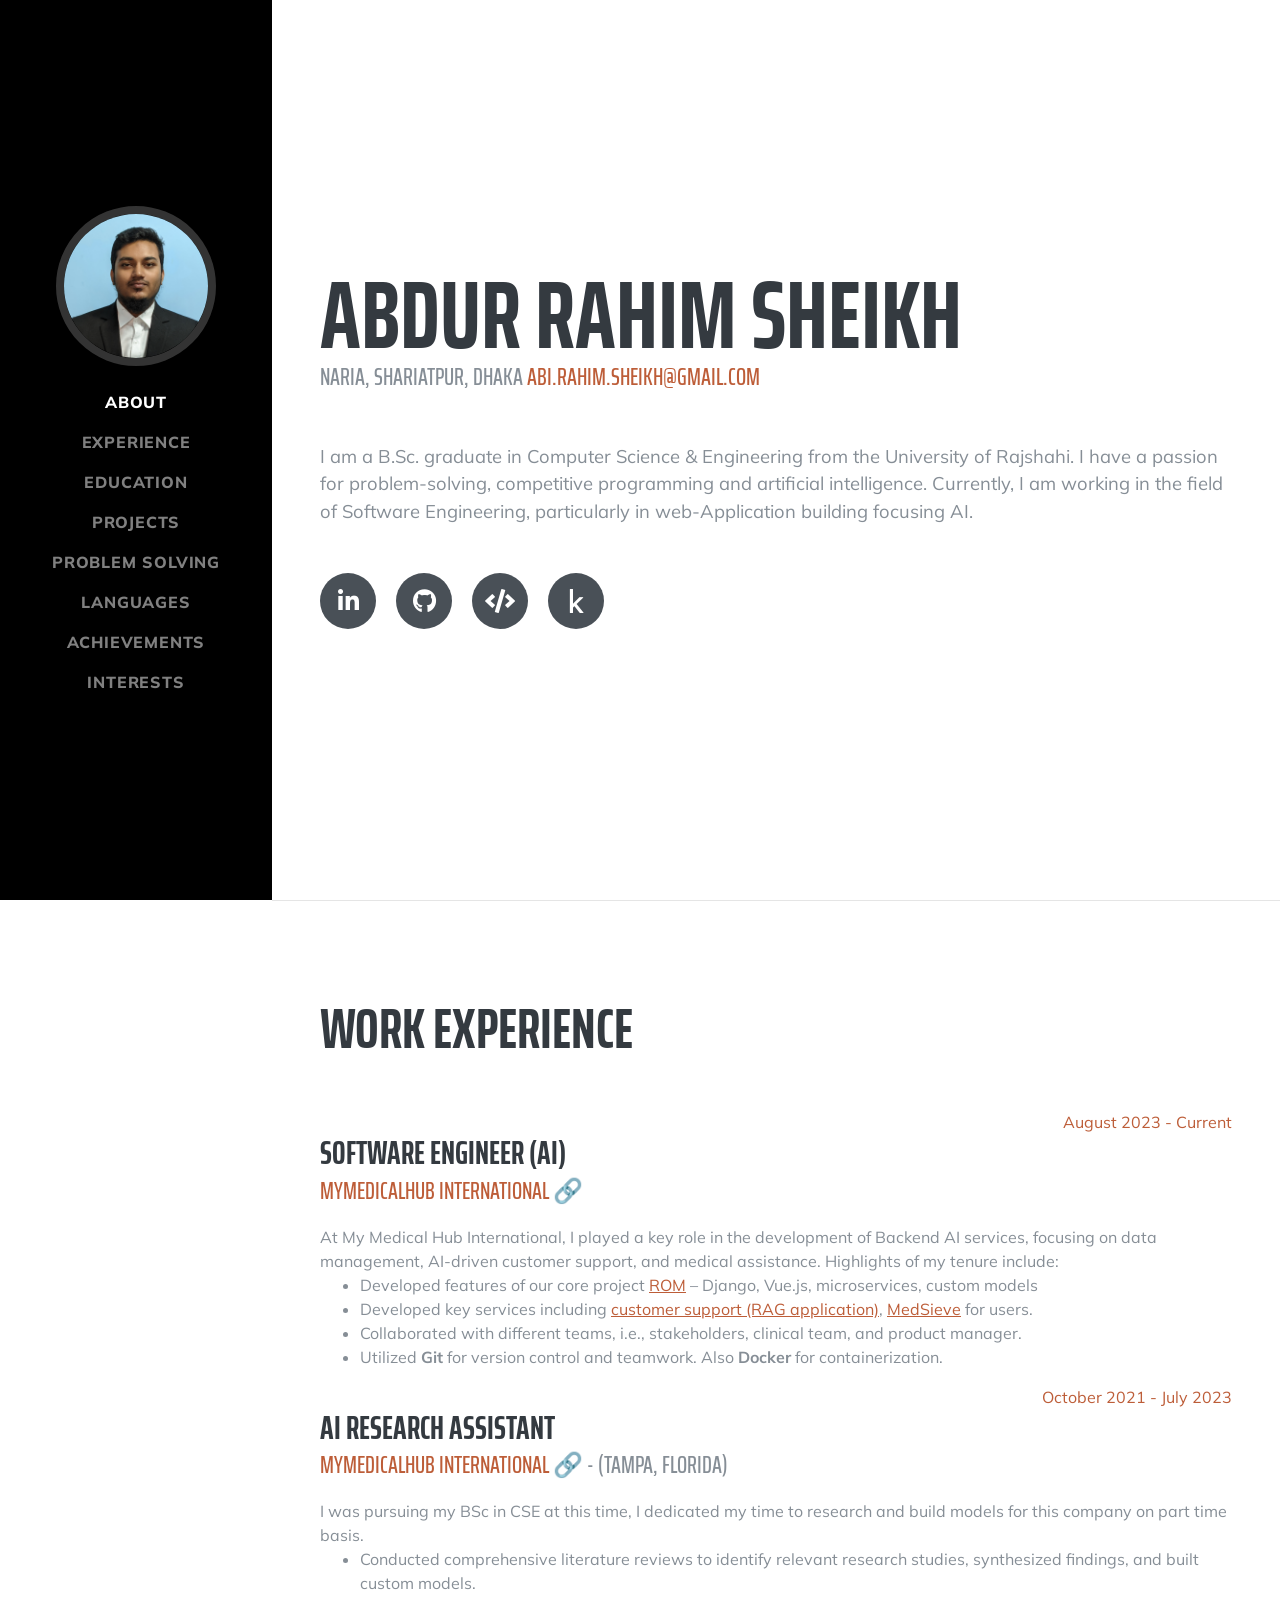
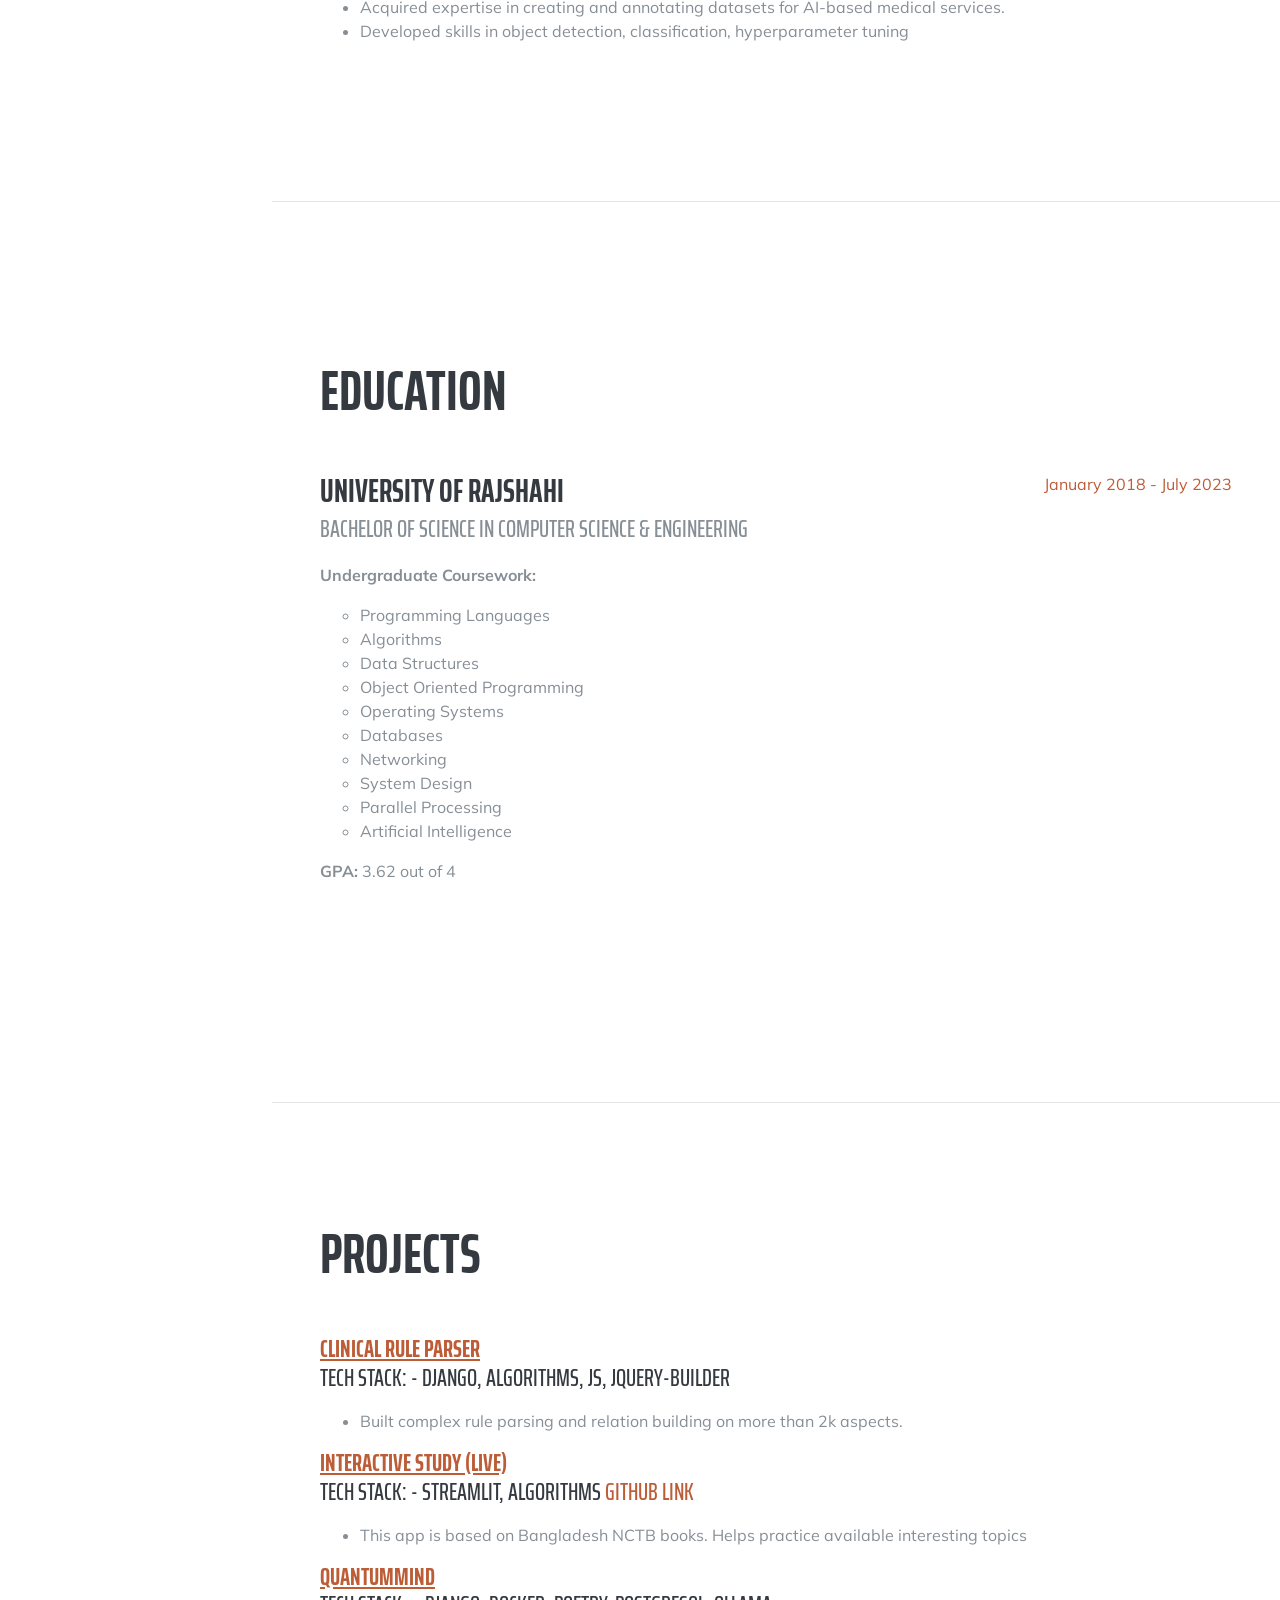
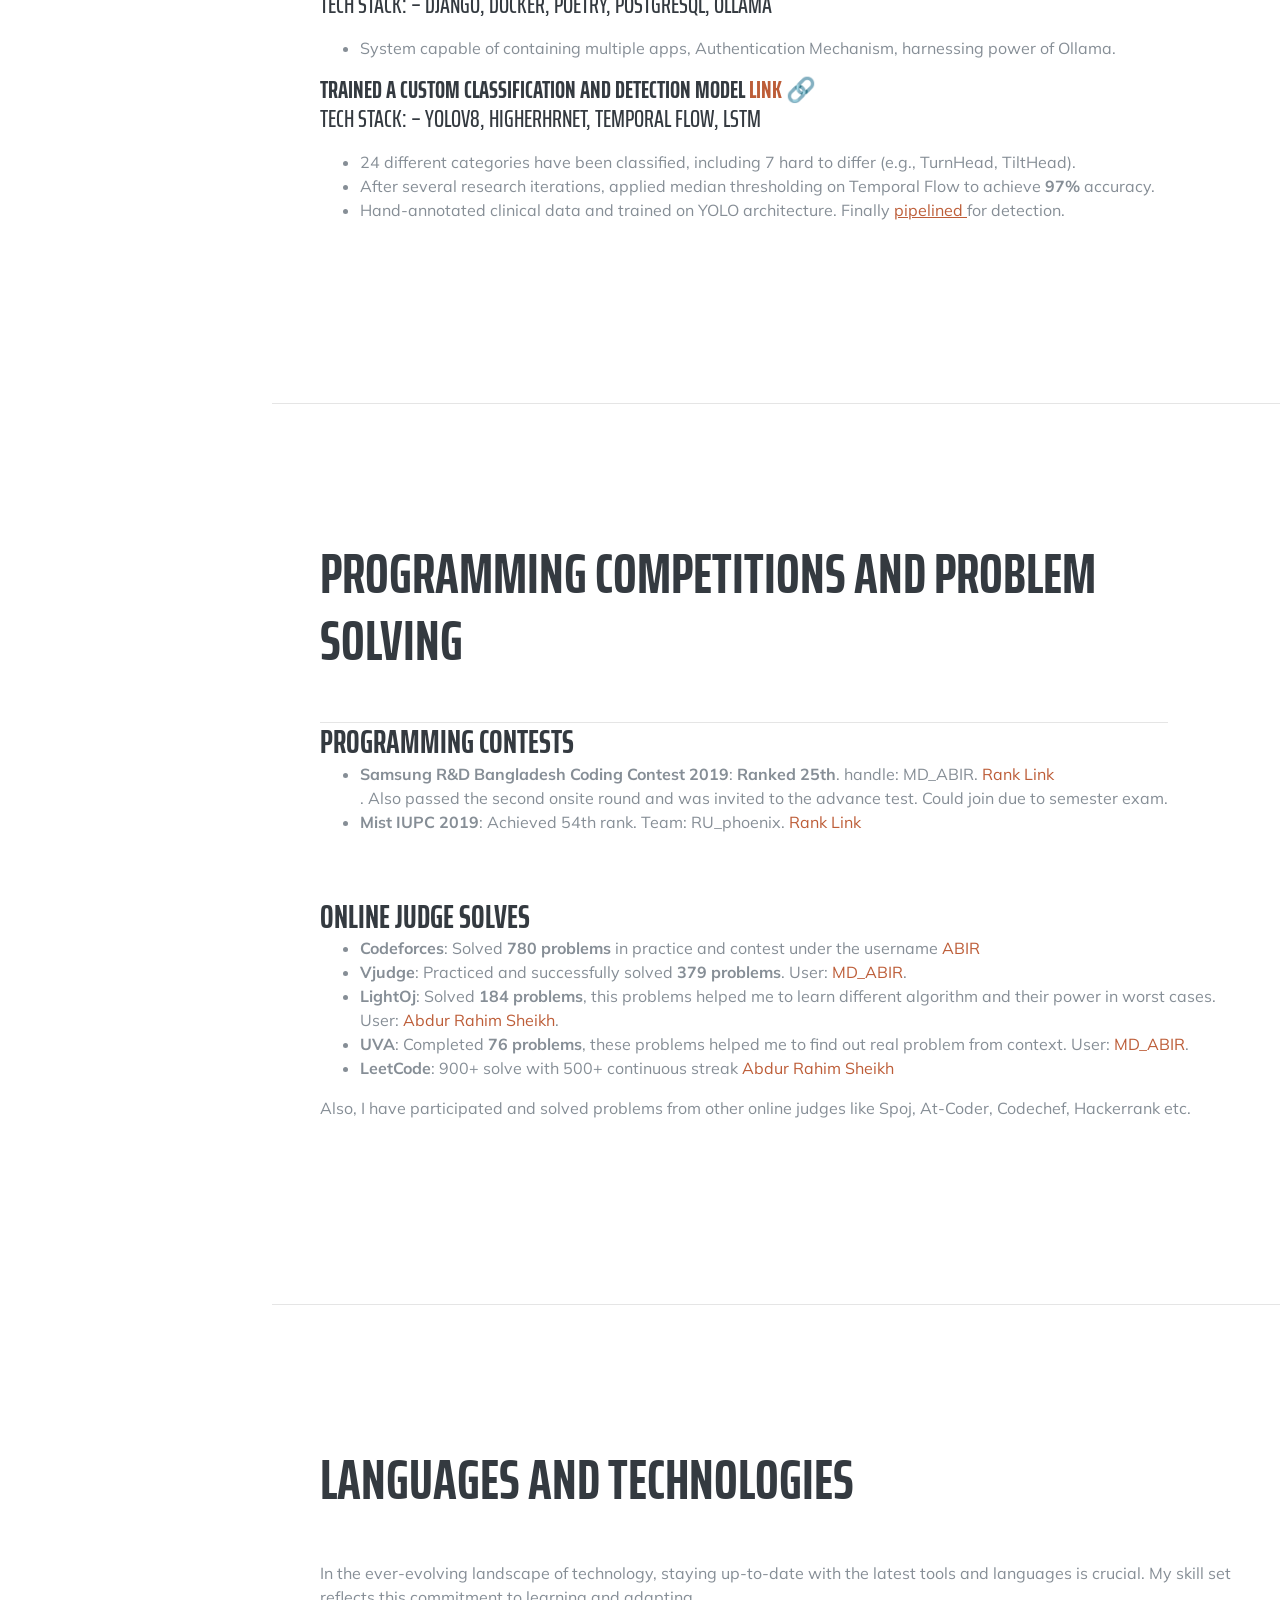
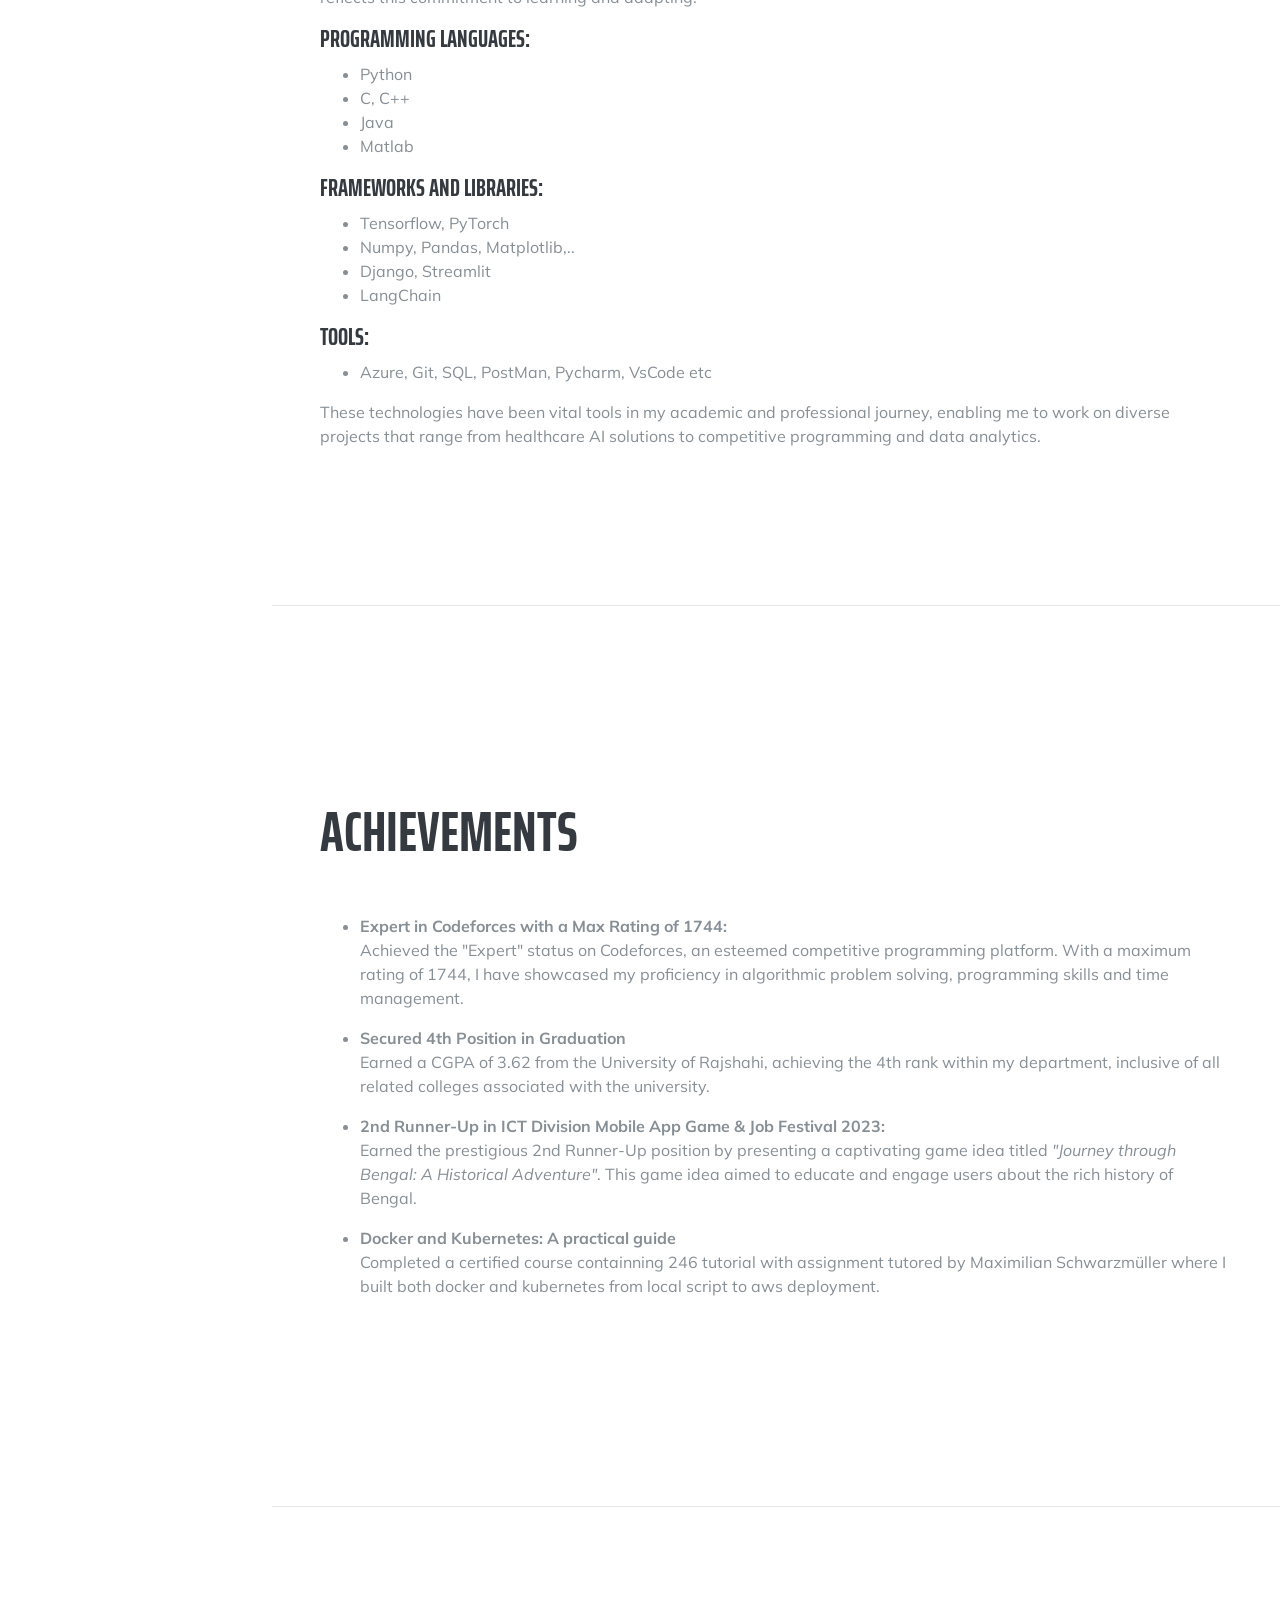
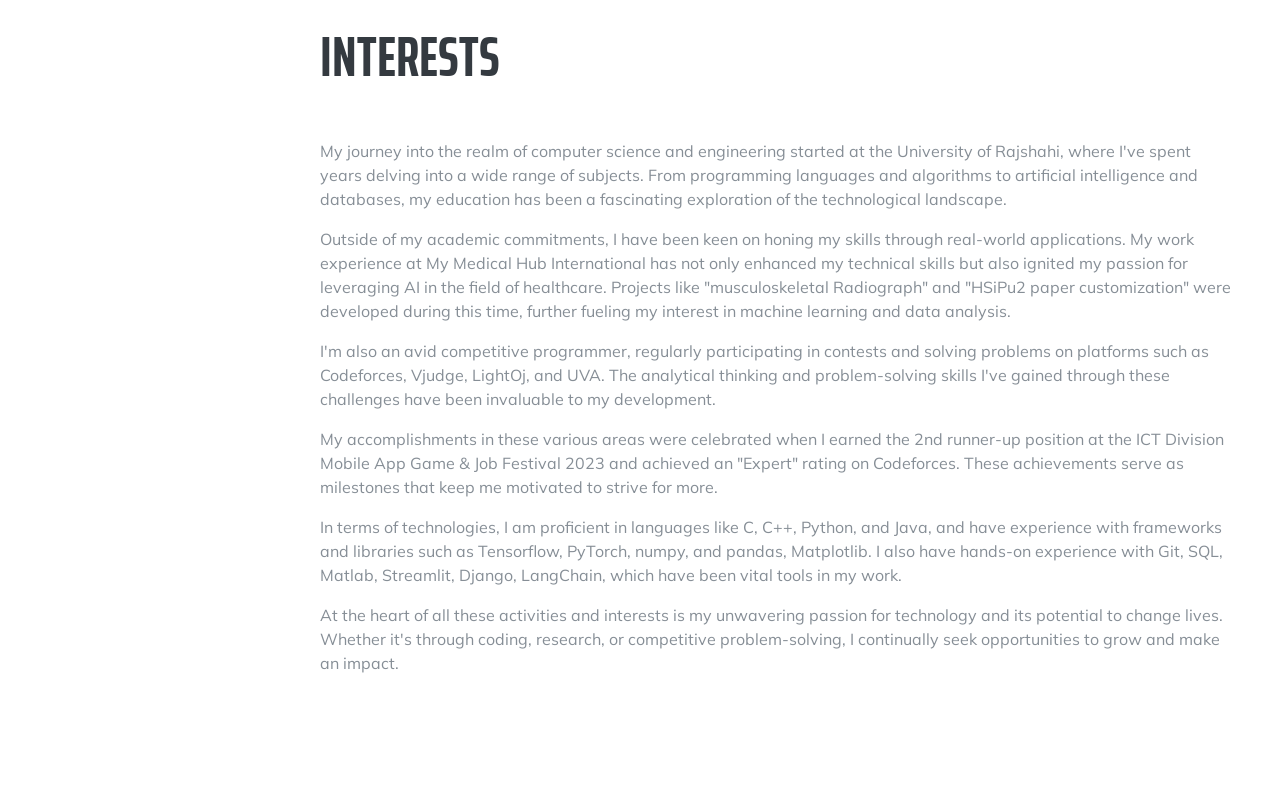
<file: index.html>
<!DOCTYPE html>
<html lang="en">

<head>
  <meta charset="utf-8">
  <meta name="viewport" content="width=device-width, initial-scale=1, shrink-to-fit=no">
  <meta name="description" content="">
  <meta name="author" content="">

  <title>My Portfolio</title>

  <!-- Bootstrap core CSS -->
  <link href="vendor/bootstrap/css/bootstrap.min.css" rel="stylesheet">

  <!-- Custom fonts for this template -->
  <link href="https://fonts.googleapis.com/css?family=Saira+Extra+Condensed:500,700" rel="stylesheet">
  <link href="https://fonts.googleapis.com/css?family=Muli:400,400i,800,800i" rel="stylesheet">
  <link href="vendor/fontawesome-free/css/all.min.css" rel="stylesheet">

  <!-- Custom styles for this template -->
  <link href="css/resume.min.css" rel="stylesheet">
</head>

<body id="page-top">

  <nav class="navbar navbar-expand-lg navbar-dark bg-primary fixed-top" id="sideNav">
    <a class="navbar-brand js-scroll-trigger" href="#page-top">
      <span class="d-block d-lg-none">Abdur Rahim</span>
      <span class="d-none d-lg-block">
        <img class="img-fluid img-profile rounded-circle mx-auto mb-2" src="img/new_profile.jpg" alt="">
      </span>
    </a>
    <button class="navbar-toggler" type="button" data-toggle="collapse" data-target="#navbarSupportedContent"
      aria-controls="navbarSupportedContent" aria-expanded="false" aria-label="Toggle navigation">
      <span class="navbar-toggler-icon"></span>
    </button>
    <div class="collapse navbar-collapse" id="navbarSupportedContent">
      <ul class="navbar-nav">
        <li class="nav-item">
          <a class="nav-link js-scroll-trigger" href="#about">About</a>
        </li>
        <li class="nav-item">
          <a class="nav-link js-scroll-trigger" href="#experience">Experience</a>
        </li>
        <li class="nav-item">
          <a class="nav-link js-scroll-trigger" href="#education">Education</a>
        </li>
        <li class="nav-item">
          <a class="nav-link js-scroll-trigger" href="#projects">Projects</a>
        </li>
        <li class="nav-item">
          <a class="nav-link js-scroll-trigger" href="#coding-competitions">Problem Solving</a>
        </li>

        <li class="nav-item">
          <a class="nav-link js-scroll-trigger" href="#languages-and-technologies">Languages</a>
        </li>
        <li class="nav-item">
          <a class="nav-link js-scroll-trigger" href="#achievements">Achievements</a>
        </li>
        <li class="nav-item">
          <a class="nav-link js-scroll-trigger" href="#interests">Interests</a>
        </li>


      </ul>
    </div>
  </nav>

  <div class="container-fluid p-0">

    <section class="resume-section p-3 p-lg-5 d-flex align-items-center" id="about">
      <div class="w-100">
        <h1 class="mb-0">Abdur Rahim Sheikh</h1>
        <div class="subheading mb-5">Naria, Shariatpur, Dhaka
          <a href="mailto:abi.rahim.sheikh@gmail.com">abi.rahim.sheikh@gmail.com</a>
        </div>
        <p class="lead mb-5">I am a B.Sc. graduate in Computer Science & Engineering
          from the University of Rajshahi. I have a passion for problem-solving,
          competitive programming and artificial intelligence. Currently, I am working in
          the field of Software Engineering, particularly in web-Application building
          focusing AI.</p>
        <div class="social-icons">
          <a href="https://www.linkedin.com/in/abdur-rahim-sheikh-168398172/" target="_blank">
            <i class="fab fa-linkedin-in"></i>
          </a>
          <a href="https://github.com/Abdur-Rahim-sheikh" target="_blank">
            <i class="fab fa-github"></i>
          </a>
          <a href="https://codeforces.com/profile/ABIR" target="_blank">
            <i class="fas fa-code"></i>
          </a>
          <a href="https://www.kaggle.com/abdurrahimsheikh" target="_blank">
            <i class="fab fa-kaggle"></i>
          </a>
        </div>
      </div>
    </section>


    <hr class="m-0">
    <section class="resume-section p-3 p-lg-5 d-flex align-items-center" id="experience">
      <div class="w-100">
        <h2 class="mb-5">Work Experience</h2>
        <div class="resume-item d-flex flex-column flex-column justify-content-between mb-5">
          <div class="resume-date text-md-right">
            <span class="text-primary">August 2023 - Current</span>
          </div>
          <div class="resume-content">
            <h3 class="mb-0">Software Engineer (AI)</h3>
            <div class="subheading mb-3"><a href="https://www.mymedicalhub.com" target="_blank">MyMedicalHub
                International 🔗</a></div>
            At My Medical Hub International, I played a key role in the development of Backend AI services, focusing
            on data management, AI-driven customer support, and medical assistance. Highlights of my tenure include:

            <ul>
              <li>
                Developed features of our core project
                <a href="https://drive.google.com/file/d/17l6TiPzWvXK7dT3e18AecrzWP-s1W0pQ/view?usp=drive_link"
                  target="_blank" style="text-decoration: underline;">ROM</a>
                – Django, Vue.js, microservices, custom models
              </li>
              <li>
                Developed key services including
                <a href="https://drive.google.com/file/d/1ZYI2-zGELdBlrbatHmJtDSR9MjzyK3o9/view?usp=drive_link"
                  target="_blank" style="text-decoration: underline;">customer support (RAG application)</a>,
                <a href="https://drive.google.com/file/d/107rgLk75iGx2JBPy2MqahzcEL4Tx87iC/view?usp=drive_link"
                  target="_blank" style="text-decoration: underline;">MedSieve</a>
                for users.
              </li>
              <li>Collaborated with different teams, i.e., stakeholders, clinical team, and product manager.</li>
              <li>Utilized <strong>Git</strong> for version control and teamwork. Also <strong>Docker</strong> for
                containerization.</li>
            </ul>
          </div>
          <div class="resume-date text-md-right">
            <span class="text-primary">October 2021 - July 2023</span>
          </div>
          <div class="resume-content">
            <h3 class="mb-0">AI Research Assistant</h3>
            <div class="subheading mb-3"><a href="https://www.mymedicalhub.com" target="_blank">MyMedicalHub
                International 🔗</a> - (Tampa, Florida)</div>
            I was pursuing my BSc in CSE at this time, I dedicated my time to research and build models for this
            company on part time basis.
            <ul>
              <li>
                Conducted comprehensive literature reviews to identify relevant research studies, synthesized findings,
                and built custom models.
              </li>
              <li>Acquired expertise in creating and annotating datasets for AI-based medical services.
              </li>
              <li>Developed skills in object detection, classification, hyperparameter tuning
              </li>
            </ul>
          </div>

        </div>
      </div>
    </section>
    <hr class="m-0">
    <section class="resume-section p-3 p-lg-5 d-flex align-items-center" id="education">
      <div class="w-100">
        <h2 class="mb-5">Education</h2>
        <div class="resume-item d-flex flex-column flex-md-row justify-content-between mb-5">
          <div class="resume-content">
            <h3 class="mb-0">University of Rajshahi</h3>
            <div class="subheading mb-3">Bachelor of Science in Computer Science & Engineering</div>
            <div>
              <p><b>Undergraduate Coursework:</b>
              <ul style="list-style-type: circle;">
                <li>Programming Languages</li>
                <li>Algorithms</li>
                <li>Data Structures</li>
                <li>Object Oriented Programming</li>
                <li>Operating Systems</li>
                <li>Databases</li>
                <li>Networking</li>
                <li>System Design</li>
                <li>Parallel Processing</li>
                <li>Artificial Intelligence</li>
              </ul>
            </div>
            <p><b>GPA:</b> 3.62 out of 4</p>
          </div>
          <div class="resume-date text-md-right">
            <span class="text-primary">January 2018 - July 2023</span>
          </div>
        </div>
      </div>
    </section>
    <hr class="m-0">

    <section class="resume-section p-3 p-lg-5 d-flex align-items-center" id="projects">
      <div class="w-100">
        <h2 class="mb-5">Projects</h2>



        <div class="resume-item d-flex flex-column justify-content-between mb-5" id="emma-chat-gpt">
          <div class="resume-content">
            <h4 class="mb-0"><a
                href="https://drive.google.com/file/d/1NVpRVFDYEKNxdvOk7TC-lLZ0ozk9eApa/view?usp=sharing"
                target="_blank" style="text-decoration: underline;">
                Clinical Rule Parser
              </a>
              <div class="subheading mb-3">Tech Stack: - Django, Algorithms, JS, JQuery-Builder</div>
            </h4>

            <ul>
              <li>Built complex rule parsing and relation building on more than 2k aspects.</li>
            </ul>
          </div>
          <div class="resume-content">
            <h4 class="mb-0"><a href="https://abir-interactive-study.streamlit.app/?embed_options=light_theme"
                target="_blank" style="text-decoration: underline;">
                Interactive Study (live)
              </a>


              <div class="subheading mb-3">Tech Stack: - Streamlit, Algorithms

                <a href="https://github.com/Abdur-Rahim-sheikh/study_is_interactive" target="_blank">
                  GitHub Link
                </a>
              </div>
            </h4>

            <ul>
              <li>This app is based on Bangladesh NCTB books. Helps practice available interesting topics</li>
            </ul>
          </div>
          <div class="resume-content">
            <h4 class="mb-0"> <a href="https://github.com/Abdur-Rahim-sheikh/QuantumMind" target="_blank"
                style="text-decoration: underline;">QuantumMind
              </a>
              <div class="subheading mb-3">Tech Stack: – Django, Docker, Poetry, PostgreSQL, Ollama</div>
            </h4>

            <ul>
              <li>System capable of containing multiple apps, Authentication Mechanism, harnessing power of Ollama.</li>
            </ul>
          </div>
          <div class="resume-content">
            <h4 class="mb-0">
              Trained a custom classification and detection model <a
                href="https://drive.google.com/file/d/1U8CHAvnygbrPQ7cZryUtD8_D0ESQLDSp/view?usp=drive_link"
                target="_blank"> Link 🔗
              </a>
              <div class="subheading mb-3">Tech Stack: – YOLOv8, HigherHRNet, Temporal Flow, LSTM</div>
            </h4>

            <ul>
              <li>24 different categories have been classified, including 7 hard to differ (e.g., TurnHead, TiltHead).
              </li>
              <li>After several research iterations, applied median thresholding on Temporal Flow to achieve
                <strong>97%</strong> accuracy.
              </li>
              <li>Hand-annotated clinical data and trained on YOLO architecture. Finally
                <a href="https://drive.google.com/file/d/1cZ6XTcyduNGoAQDNdtMkYAqWfbzF-SH1/view?usp=drive_link"
                  target="_blank" style="text-decoration: underline;">
                  pipelined
                </a>
                for detection.
              </li>
            </ul>
          </div>
        </div>



      </div>
    </section>
    <hr class="m-0">
    <section class="resume-section p-3 p-lg-5 d-flex align-items-center" id="coding-competitions">
      <div class="w-100">
        <h2 class="mb-5">Programming Competitions and Problem Solving</h2>

        <!-- Programming Contests -->
        <div class="resume-item d-flex flex-column flex-md-row justify-content-between mb-5">
          <div class="resume-content">
            <h3 class="mb-0">
              <hr class="m-0">Programming Contests
            </h3>
            <ul>
              <li><strong>Samsung R&D Bangladesh Coding Contest 2019</strong>: <strong>Ranked 25th</strong>. handle:
                MD_ABIR. <a href="https://www.hackerrank.com/contests/srbd190719/leaderboard/3" target="_blank">Rank
                  Link</a></li>. Also passed the second onsite round and was invited to the advance test. Could join due
              to semester exam.
              <li><strong>Mist IUPC 2019</strong>: Achieved 54th rank. Team: RU_phoenix. <a
                  href="https://algo.codemarshal.org/contests/mist-iupc-19/standings" target="_blank">Rank Link</a></li>
            </ul>
          </div>
        </div>

        <!-- Online Judge Solves -->
        <div class="resume-item d-flex flex-column flex-md-row justify-content-between mb-5">
          <div class="resume-content">
            <h3 class="mb-0">Online Judge Solves</h3>
            <ul>
              <li><strong>Codeforces</strong>: Solved <b>780 problems</b> in practice and contest under the username <a
                  href="https://codeforces.com/profile/ABIR" target="_blank">ABIR</a></li>
              <li><strong>Vjudge</strong>: Practiced and successfully solved <b>379 problems</b>. User: <a
                  href="https://vjudge.net/user/MD_ABIR" target="_blank">MD_ABIR</a>.</li>
              <li><strong>LightOj</strong>: Solved <b>184 problems</b>, this problems helped me to learn different
                algorithm and their power in worst cases. User: <a href="https://lightoj.com/user/abi.rahim.sheikh"
                  target="_blank">Abdur Rahim Sheikh</a>.</li>
              <li><strong>UVA</strong>: Completed <b>76 problems</b>, these problems helped me to find out real problem
                from context. User: <a href="https://onlinejudge.org/index.php?option=com_onlinejudge&Itemid=15"
                  target="_blank">MD_ABIR</a>.</li>
              <li> <strong>LeetCode</strong>: 900+ solve with 500+ continuous streak <a
                  href="https://leetcode.com/u/Abdur-Rahim-Sheikh/" target="_blank">Abdur Rahim Sheikh </a></li>
            </ul>
            Also, I have participated and solved problems from other online judges like Spoj, At-Coder, Codechef,
            Hackerrank etc.

          </div>
        </div>
      </div>
    </section>
    <hr class="m-0">

    <section class="resume-section p-3 p-lg-5 d-flex align-items-center" id="languages-and-technologies">
      <div class="w-100">
        <h2 class="mb-5">Languages and Technologies</h2>

        <p>
          In the ever-evolving landscape of technology, staying up-to-date with the latest tools and languages is
          crucial. My skill set reflects this commitment to learning and adapting.
        </p>

        <h4 class="mb-2">Programming Languages:</h4>
        <ul>
          <li>Python</li>
          <li>C, C++</li>
          <li>Java</li>
          <li>Matlab</li>
        </ul>

        <h4 class="mb-2">Frameworks and Libraries:</h4>
        <ul>
          <li>Tensorflow, PyTorch</li>
          <li>Numpy, Pandas, Matplotlib,..</li>
          <li>Django, Streamlit</li>
          <li>LangChain</li>
        </ul>

        <h4 class="mb-2">Tools:</h4>
        <ul>
          <li>Azure, Git, SQL, PostMan, Pycharm, VsCode etc </li>
        </ul>

        <p>
          These technologies have been vital tools in my academic and professional journey, enabling me to work on
          diverse projects that range from healthcare AI solutions to competitive programming and data analytics.
        </p>
      </div>
    </section>
    <hr class="m-0">

    <section class="resume-section p-3 p-lg-5 d-flex align-items-center" id="achievements">
      <div class="w-100">
        <h2 class="mb-5">Achievements</h2>

        <ul>
          <li>
            <strong>Expert in Codeforces with a Max Rating of 1744:</strong>
            <p>
              Achieved the "Expert" status on Codeforces, an esteemed competitive programming
              platform. With a maximum rating of 1744, I have showcased my proficiency in algorithmic
              problem solving, programming skills and time management.
            </p>
          </li>
          <li>
            <strong>Secured 4th Position in Graduation</strong>
            <p>
              Earned a CGPA of 3.62 from the University of Rajshahi, achieving the 4th rank within my department,
              inclusive of all related colleges associated with the university.
            </p>
          </li>

          <li>
            <strong>2nd Runner-Up in ICT Division Mobile App Game & Job Festival 2023:</strong>
            <p>
              Earned the prestigious 2nd Runner-Up position by presenting a captivating game idea
              titled <em>"Journey through Bengal: A Historical Adventure"</em>. This game idea
              aimed to educate and engage users about the rich history of Bengal.
            </p>
          </li>
          <li>
            <strong>Docker and Kubernetes: A practical guide</strong>
            <p>Completed a certified course containning 246 tutorial with assignment tutored by Maximilian Schwarzmüller
              where I built both docker and kubernetes from local script to aws deployment.
            </p>
          </li>
        </ul>

      </div>
    </section>

    <hr class="m-0">

    <section class="resume-section p-3 p-lg-5 d-flex align-items-center" id="interests">
      <div class="w-100">
        <h2 class="mb-5">Interests</h2>

        <p>
          My journey into the realm of computer science and engineering started at the University of Rajshahi, where
          I've spent years delving into a wide range of subjects. From programming languages and algorithms to
          artificial intelligence and databases, my education has been a fascinating exploration of the technological
          landscape.
        </p>

        <p>
          Outside of my academic commitments, I have been keen on honing my skills through real-world applications. My
          work experience at My Medical Hub International has not only enhanced my technical skills but also ignited my
          passion for leveraging AI in the field of healthcare. Projects like "musculoskeletal Radiograph" and "HSiPu2
          paper customization" were developed during this time, further fueling my interest in machine learning and data
          analysis.
        </p>

        <p>
          I'm also an avid competitive programmer, regularly participating in contests and solving problems on platforms
          such as Codeforces, Vjudge, LightOj, and UVA. The analytical thinking and problem-solving skills I've gained
          through these challenges have been invaluable to my development.
        </p>

        <p>
          My accomplishments in these various areas were celebrated when I earned the 2nd runner-up position at the ICT
          Division Mobile App Game & Job Festival 2023 and achieved an "Expert" rating on Codeforces. These achievements
          serve as milestones that keep me motivated to strive for more.
        </p>

        <p>
          In terms of technologies, I am proficient in languages like C, C++, Python, and Java, and have experience with
          frameworks and libraries such as Tensorflow, PyTorch, numpy, and pandas, Matplotlib. I also have hands-on
          experience with Git, SQL, Matlab, Streamlit, Django, LangChain, which have been vital tools in my work.
        </p>

        <p>
          At the heart of all these activities and interests is my unwavering passion for technology and its potential
          to change lives. Whether it's through coding, research, or competitive problem-solving, I continually seek
          opportunities to grow and make an impact.
        </p>
      </div>
    </section>





    <!-- Additional sections like Projects, Skills, Interests, and Awards can be added here -->

  </div>

  <!-- Bootstrap core JavaScript -->
  <script src="vendor/jquery/jquery.min.js"></script>
  <script src="vendor/bootstrap/js/bootstrap.bundle.min.js"></script>

  <!-- Plugin JavaScript -->
  <script src="vendor/jquery-easing/jquery.easing.min.js"></script>

  <!-- Custom scripts for this template -->
  <script src="js/resume.min.js"></script>

</body>

</html>
</file>
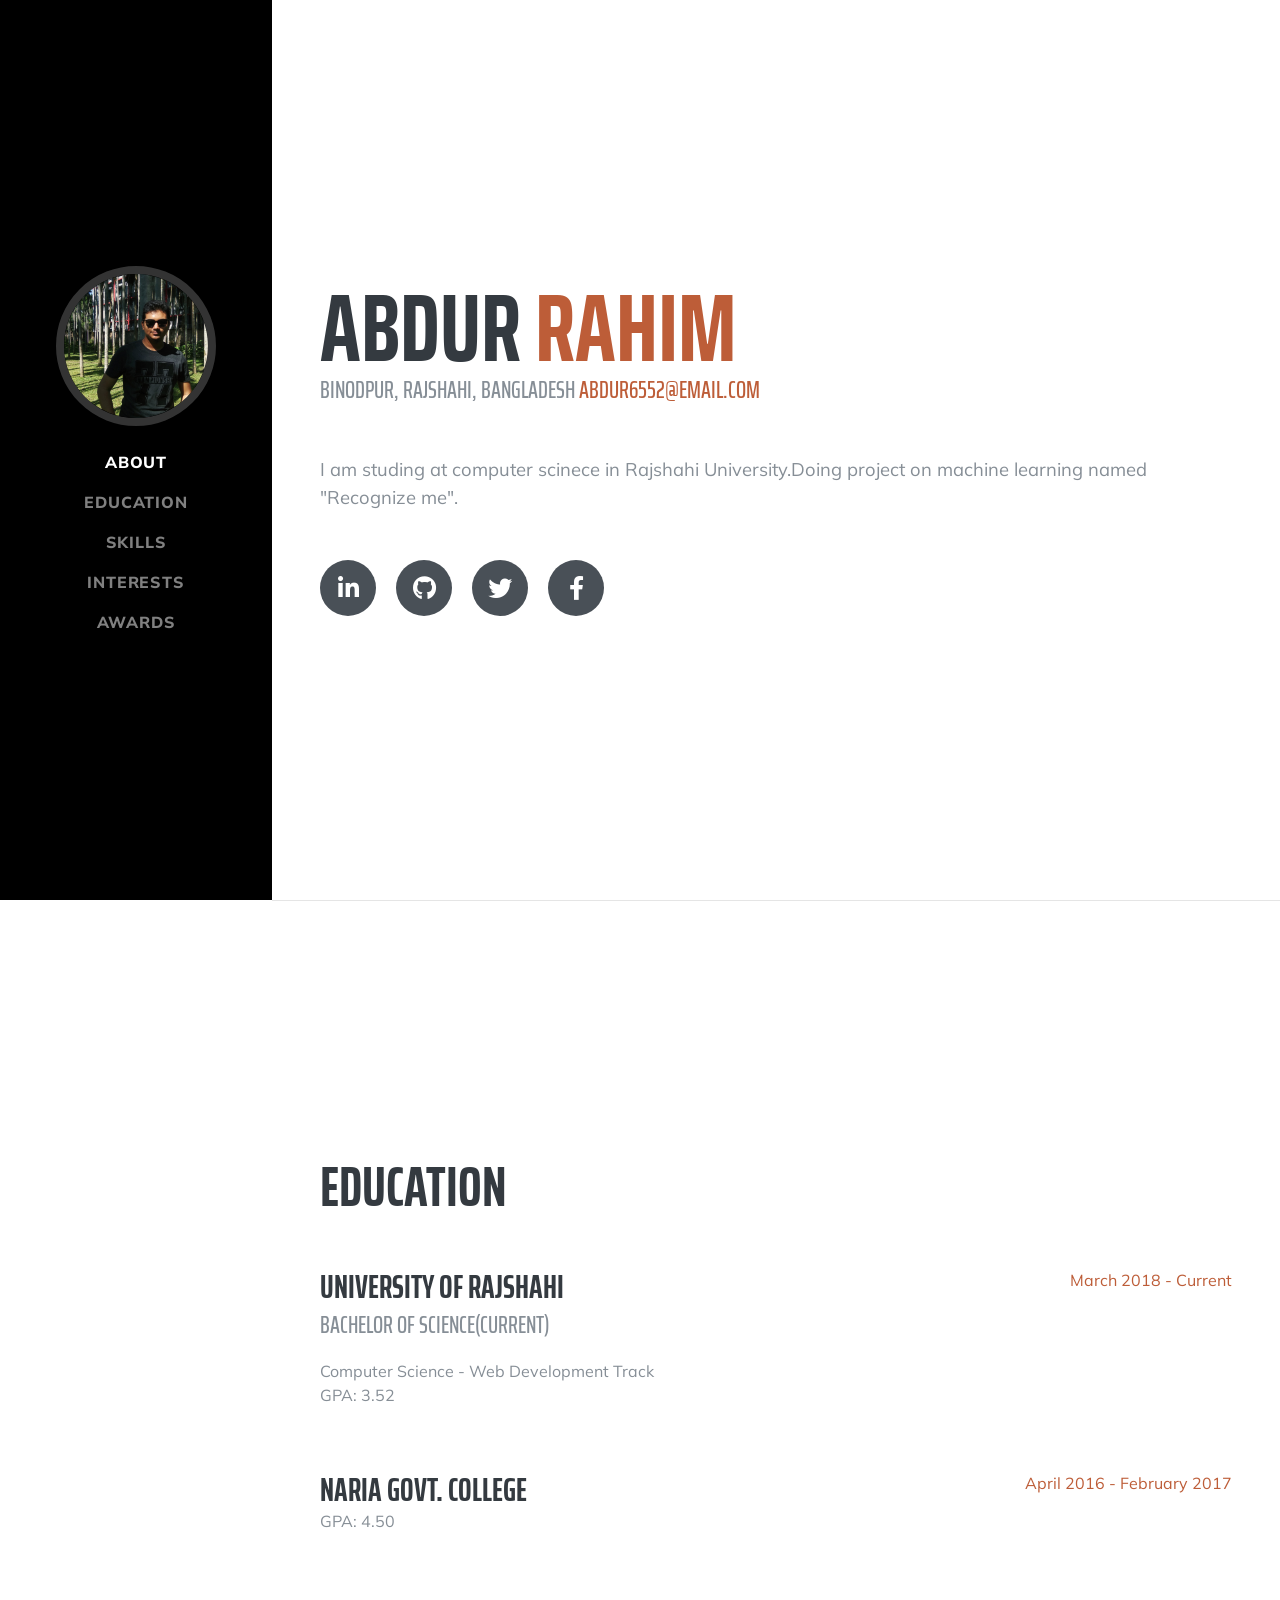
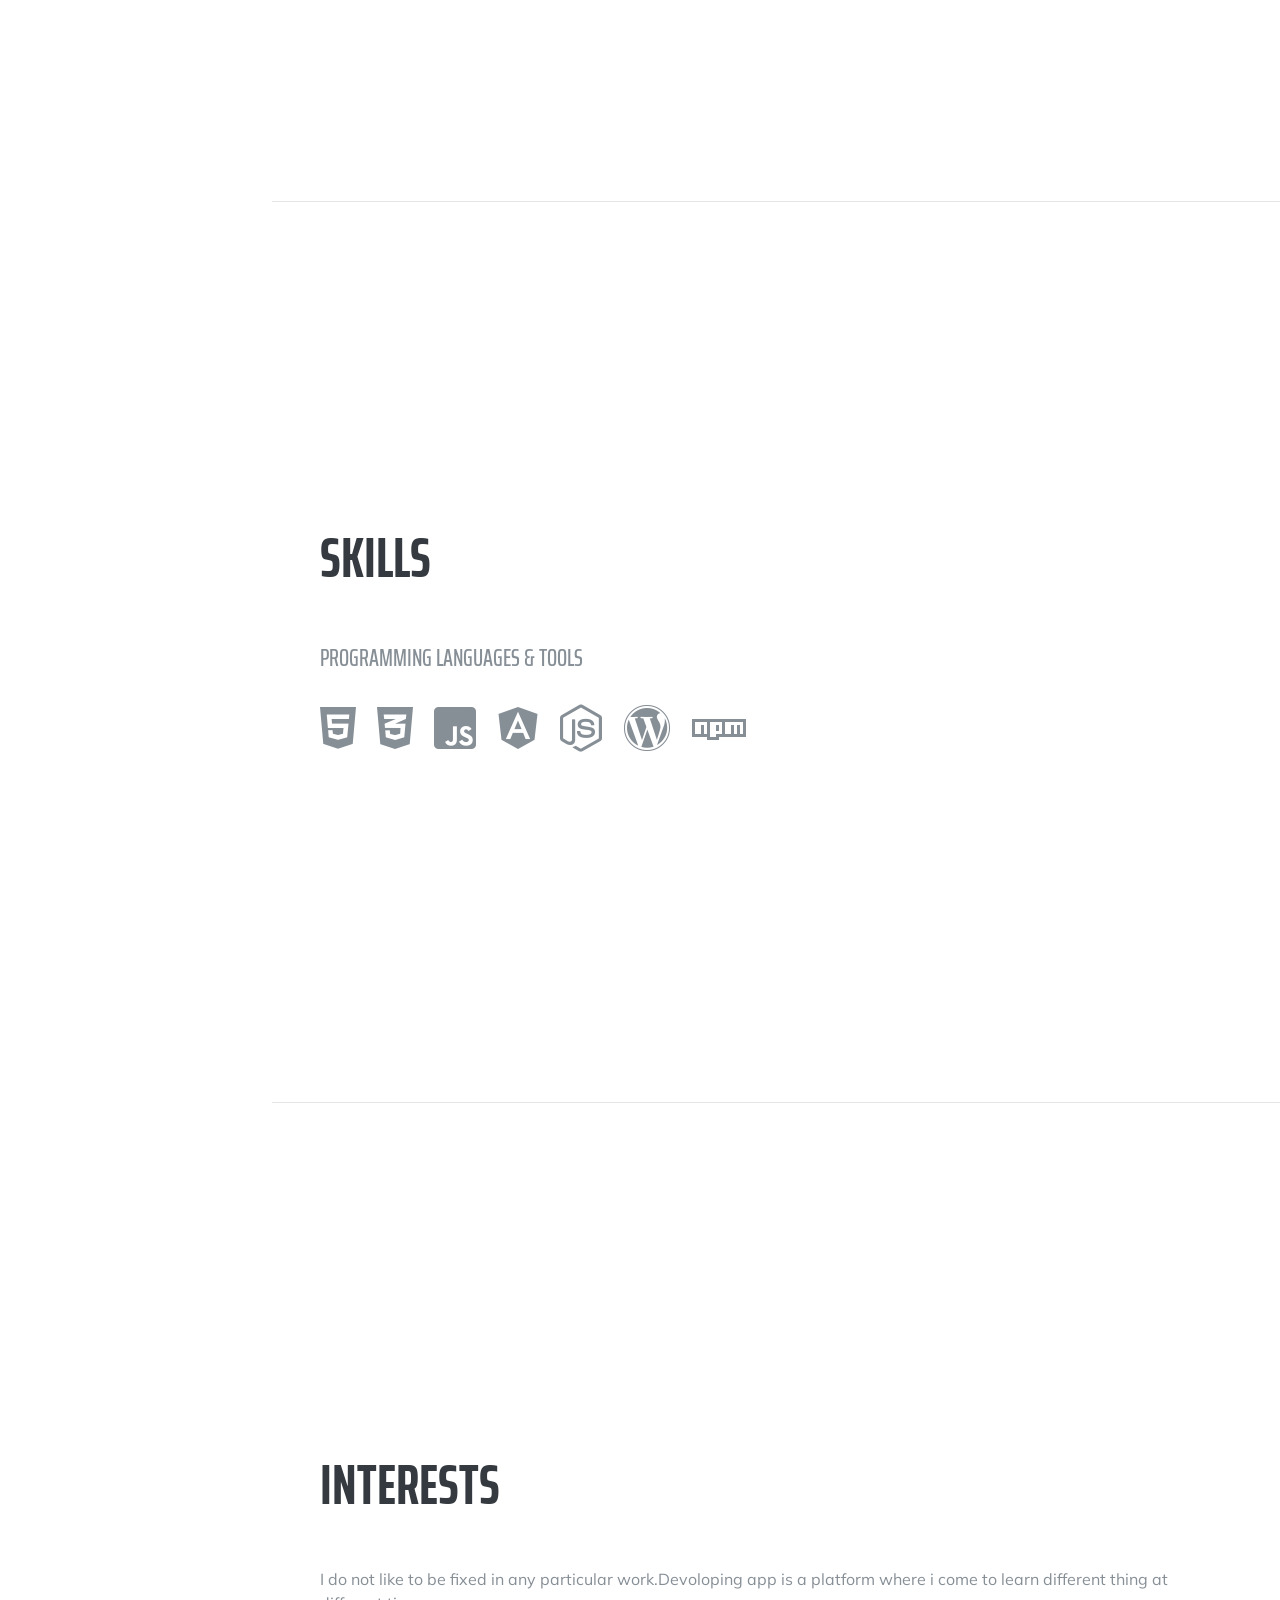
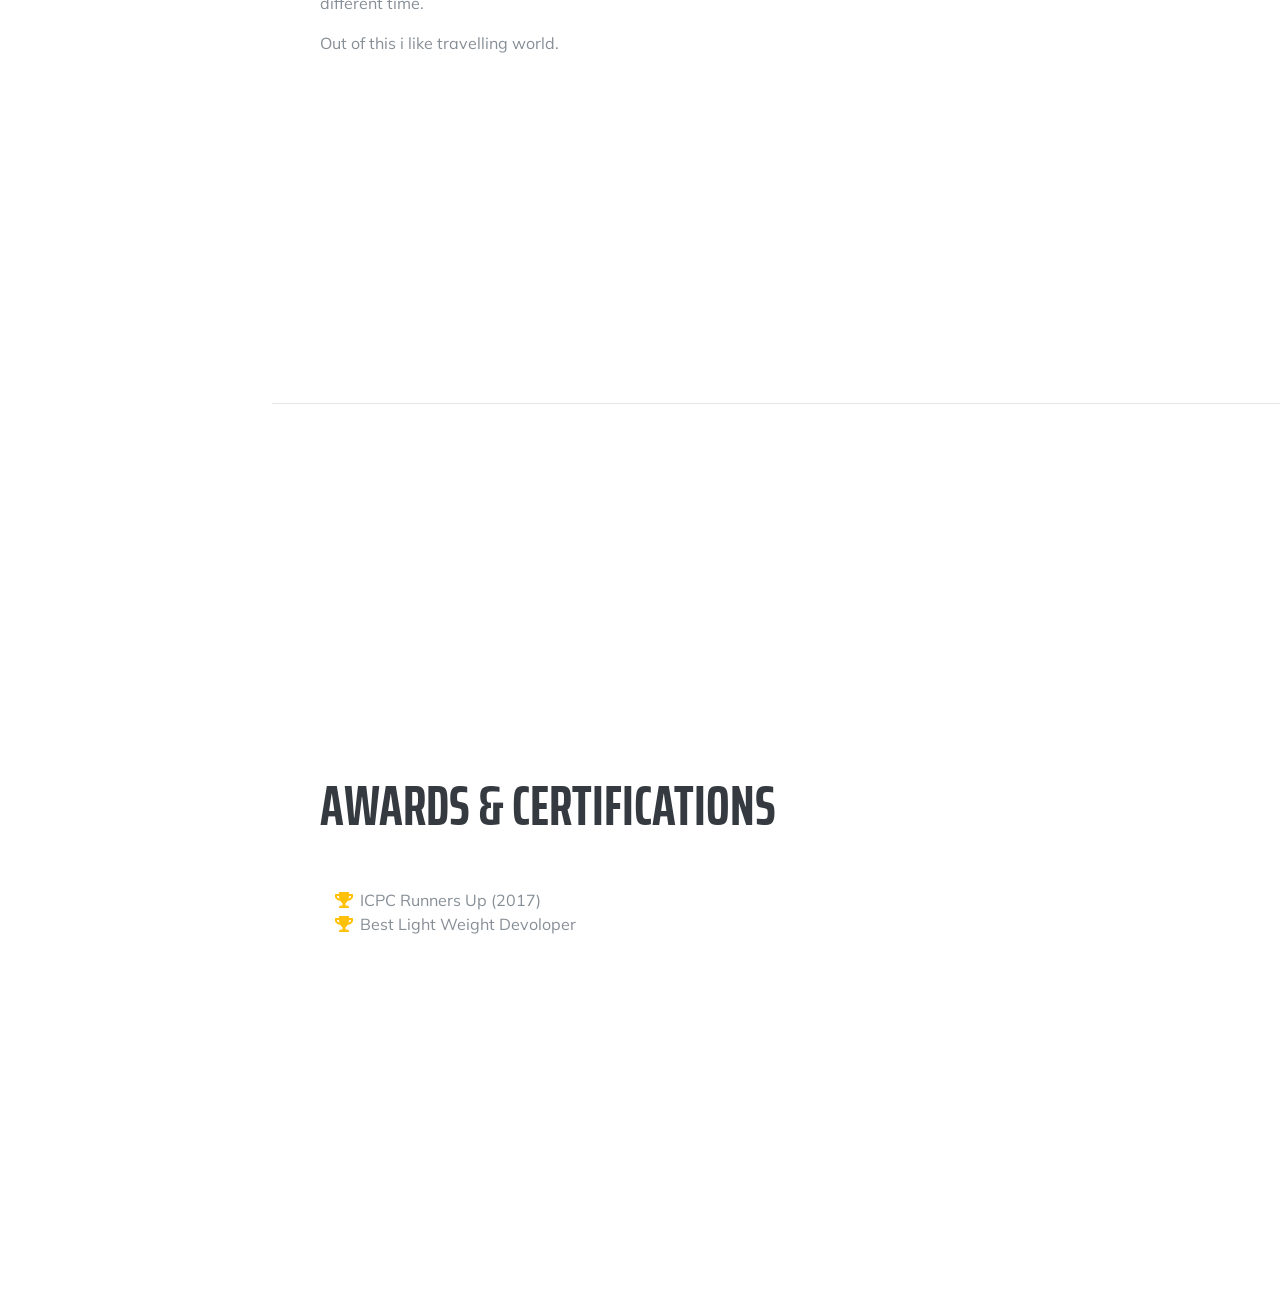
<file: index - Copy.html>
<!DOCTYPE html>
<html lang="en">

<head>

  <meta charset="utf-8">
  <meta name="viewport" content="width=device-width, initial-scale=1, shrink-to-fit=no">
  <meta name="description" content="">
  <meta name="author" content="">

  <title>MY Resume</title>

  <!-- Bootstrap core CSS -->
  <link href="vendor/bootstrap/css/bootstrap.min.css" rel="stylesheet">

  <!-- Custom fonts for this template -->
  <link href="https://fonts.googleapis.com/css?family=Saira+Extra+Condensed:500,700" rel="stylesheet">
  <link href="https://fonts.googleapis.com/css?family=Muli:400,400i,800,800i" rel="stylesheet">
  <link href="vendor/fontawesome-free/css/all.min.css" rel="stylesheet">

  <!-- Custom styles for this template -->
  <link href="css/resume.min.css" rel="stylesheet">

</head>

<body id="page-top">

  <nav class="navbar navbar-expand-lg navbar-dark bg-primary fixed-top" id="sideNav">
    <a class="navbar-brand js-scroll-trigger" href="#page-top">
      <span class="d-block d-lg-none">Abdur Rahim</span>
      <span class="d-none d-lg-block">
        <img class="img-fluid img-profile rounded-circle mx-auto mb-2" src="img/new-profile.jpg" alt="">
      </span>
    </a>
    <button class="navbar-toggler" type="button" data-toggle="collapse" data-target="#navbarSupportedContent" aria-controls="navbarSupportedContent" aria-expanded="false" aria-label="Toggle navigation">
      <span class="navbar-toggler-icon"></span>
    </button>
    <div class="collapse navbar-collapse" id="navbarSupportedContent">
      <ul class="navbar-nav">
        <li class="nav-item">
          <a class="nav-link js-scroll-trigger" href="#about">About</a>
        </li>
        <li class="nav-item">
          <a class="nav-link js-scroll-trigger" href="#education">Education</a>
        </li>
        <li class="nav-item">
          <a class="nav-link js-scroll-trigger" href="#skills">Skills</a>
        </li>
        <li class="nav-item">
          <a class="nav-link js-scroll-trigger" href="#interests">Interests</a>
        </li>
        <li class="nav-item">
          <a class="nav-link js-scroll-trigger" href="#awards">Awards</a>
        </li>
      </ul>
    </div>
  </nav>

  <div class="container-fluid p-0">

    <section class="resume-section p-3 p-lg-5 d-flex align-items-center" id="about">
      <div class="w-100">
        <h1 class="mb-0">Abdur
          <span class="text-primary">Rahim</span>
        </h1>
        <div class="subheading mb-5">Binodpur, Rajshahi, Bangladesh
          <a href="mailto:abdur6552@email.com">abdur6552@email.com</a>
        </div>
        <p class="lead mb-5">I am studing at computer scinece in Rajshahi University.Doing project on machine learning named "Recognize me".</p>
        <div class="social-icons">
          <a href="#">
            <i class="fab fa-linkedin-in"></i>
          </a>
          <a href="#">
            <i class="fab fa-github"></i>
          </a>
          <a href="#">
            <i class="fab fa-twitter"></i>
          </a>
          <a href="#">
            <i class="fab fa-facebook-f"></i>
          </a>
        </div>
      </div>
    </section>

    <hr class="m-0">

    <section class="resume-section p-3 p-lg-5 d-flex align-items-center" id="education">
      <div class="w-100">
        <h2 class="mb-5">Education</h2>

        <div class="resume-item d-flex flex-column flex-md-row justify-content-between mb-5">
          <div class="resume-content">
            <h3 class="mb-0">University of Rajshahi</h3>
            <div class="subheading mb-3">Bachelor of Science(Current)</div>
            <div>Computer Science - Web Development Track</div>
            <p>GPA: 3.52</p>
          </div>
          <div class="resume-date text-md-right">
            <span class="text-primary">March 2018 - Current</span>
          </div>
        </div>

        <div class="resume-item d-flex flex-column flex-md-row justify-content-between">
          <div class="resume-content">
            <h3 class="mb-0">Naria Govt. College</h3>
            <p>GPA: 4.50</p>
          </div>
          <div class="resume-date text-md-right">
            <span class="text-primary">April 2016 - February 2017</span>
          </div>
        </div>

      </div>
    </section>

    <hr class="m-0">

    <section class="resume-section p-3 p-lg-5 d-flex align-items-center" id="skills">
      <div class="w-100">
        <h2 class="mb-5">Skills</h2>

        <div class="subheading mb-3">Programming Languages &amp; Tools</div>
        <ul class="list-inline dev-icons">
          <li class="list-inline-item">
            <i class="fab fa-html5"></i>
          </li>
          <li class="list-inline-item">
            <i class="fab fa-css3-alt"></i>
          </li>
          <li class="list-inline-item">
            <i class="fab fa-js-square"></i>
          </li>
          <li class="list-inline-item">
            <i class="fab fa-angular"></i>
          </li>
          
          <li class="list-inline-item">
            <i class="fab fa-node-js"></i>
          </li>
          <li class="list-inline-item">
            <i class="fab fa-wordpress"></i>
          </li>
          <li class="list-inline-item">
            <i class="fab fa-npm"></i>
          </li>
        </ul>
      </div>
    </section>

    <hr class="m-0">

    <section class="resume-section p-3 p-lg-5 d-flex align-items-center" id="interests">
      <div class="w-100">
        <h2 class="mb-5">Interests</h2>
        <p>I do not like to be fixed in any particular work.Devoloping app is a platform where i come to learn different thing at different time.</p>
        <p class="mb-0">Out of this i like travelling world.</p>
      </div>
    </section>

    <hr class="m-0">

    <section class="resume-section p-3 p-lg-5 d-flex align-items-center" id="awards">
      <div class="w-100">
        <h2 class="mb-5">Awards &amp; Certifications</h2>
        <ul class="fa-ul mb-0">
          <li>
            <i class="fa-li fa fa-trophy text-warning"></i>
            ICPC Runners Up (2017)</li>
          <li>
            <i class="fa-li fa fa-trophy text-warning"></i>
            Best Light Weight Devoloper</li>
        </ul>
      </div>
    </section>

  </div>

  <!-- Bootstrap core JavaScript -->
  <script src="vendor/jquery/jquery.min.js"></script>
  <script src="vendor/bootstrap/js/bootstrap.bundle.min.js"></script>

  <!-- Plugin JavaScript -->
  <script src="vendor/jquery-easing/jquery.easing.min.js"></script>

  <!-- Custom scripts for this template -->
  <script src="js/resume.min.js"></script>

</body>

</html>
</file>
<file: css/resume.min.css>
/*!
 * Start Bootstrap - Resume v5.0.8 (https://startbootstrap.com/template-overviews/resume)
 * Copyright 2013-2019 Start Bootstrap
 * Licensed under MIT (https://github.com/BlackrockDigital/startbootstrap-resume/blob/master/LICENSE)
 */body{font-family:Muli,-apple-system,BlinkMacSystemFont,'Segoe UI',Roboto,'Helvetica Neue',Arial,sans-serif,'Apple Color Emoji','Segoe UI Emoji','Segoe UI Symbol','Noto Color Emoji';padding-top:54px;color:#868e96}@media (min-width:992px){body{padding-top:0;padding-left:17rem}}h1,h2,h3,h4,h5,h6{font-family:'Saira Extra Condensed',-apple-system,BlinkMacSystemFont,'Segoe UI',Roboto,'Helvetica Neue',Arial,sans-serif,'Apple Color Emoji','Segoe UI Emoji','Segoe UI Symbol','Noto Color Emoji';font-weight:700;text-transform:uppercase;color:#343a40}h1{font-size:6rem;line-height:5.5rem}h2{font-size:3.5rem}h3{font-size:2rem}p.lead{font-size:1.15rem;font-weight:400}.subheading{text-transform:uppercase;font-weight:500;font-family:'Saira Extra Condensed',-apple-system,BlinkMacSystemFont,'Segoe UI',Roboto,'Helvetica Neue',Arial,sans-serif,'Apple Color Emoji','Segoe UI Emoji','Segoe UI Symbol','Noto Color Emoji';font-size:1.5rem}.social-icons a{display:inline-block;height:3.5rem;width:3.5rem;background-color:#495057;color:#fff!important;border-radius:100%;text-align:center;font-size:1.5rem;line-height:3.5rem;margin-right:1rem}.social-icons a:last-child{margin-right:0}.social-icons a:hover{background-color:#bd5d38}.dev-icons{font-size:3rem}.dev-icons .list-inline-item i:hover{color:#bd5d38}#sideNav .navbar-nav .nav-item .nav-link{font-weight:800;letter-spacing:.05rem;text-transform:uppercase}#sideNav .navbar-toggler:focus{outline-color:#d48a6e}@media (min-width:992px){#sideNav{text-align:center;position:fixed;top:0;left:0;display:flex;flex-direction:column;width:17rem;height:100vh}#sideNav .navbar-brand{display:flex;margin:auto auto 0;padding:.5rem}#sideNav .navbar-brand .img-profile{max-width:10rem;max-height:10rem;border:.5rem solid rgba(255,255,255,.2)}#sideNav .navbar-collapse{display:flex;align-items:flex-start;flex-grow:0;width:100%;margin-bottom:auto}#sideNav .navbar-collapse .navbar-nav{flex-direction:column;width:100%}#sideNav .navbar-collapse .navbar-nav .nav-item{display:block}#sideNav .navbar-collapse .navbar-nav .nav-item .nav-link{display:block}}section.resume-section{padding-top:5rem!important;padding-bottom:5rem!important;max-width:75rem}section.resume-section .resume-item .resume-date{min-width:none}@media (min-width:768px){section.resume-section{min-height:100vh}section.resume-section .resume-item .resume-date{min-width:18rem}}@media (min-width:992px){section.resume-section{padding-top:3rem!important;padding-bottom:3rem!important}}.bg-primary{background-color:black!important}.text-primary{color:#bd5d38!important}a{color:#bd5d38}a:active,a:focus,a:hover{color:#824027}
</file>
